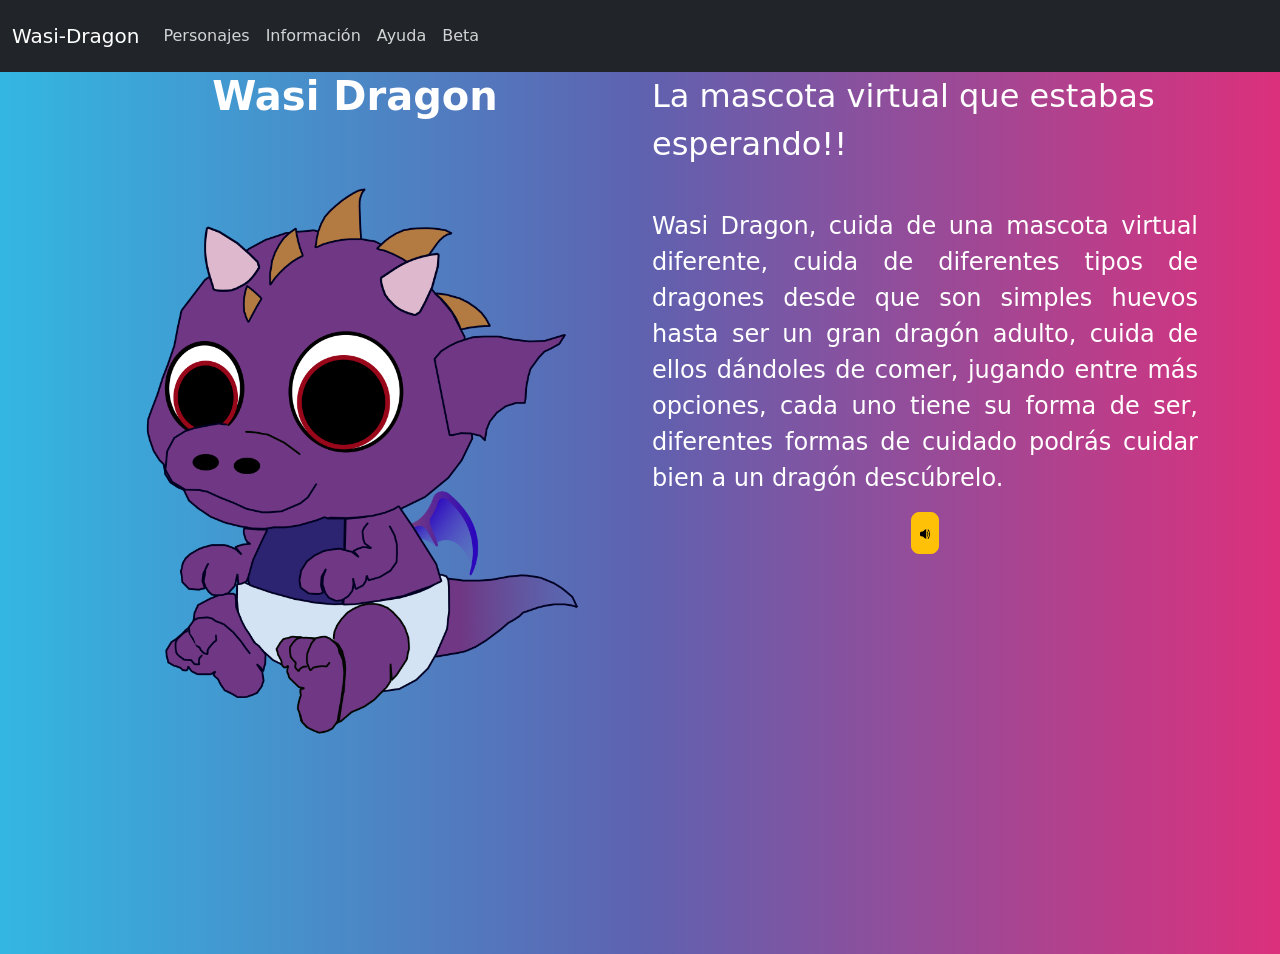
<file: index.html>
<!DOCTYPE html>
<html>
	<head>
		<meta charset="utf-8" />
		<title>Wasi - Dragon</title>
		<link href="./css/bootstrap.min.css" rel="stylesheet" />
		<link href="./css/sytles.css" rel="stylesheet" />
		<link rel="shortcut icon" href="./img/logoF.png" type="image/x-icon" />
	</head>

	<body>
		<div>
			<nav class="navbar navbar-expand-lg navbar-dark bg-dark">
				<div class="container-fluid">
					<a class="navbar-brand" href="#">Wasi-Dragon</a>
					<button
						class="navbar-toggler"
						type="button"
						data-bs-toggle="collapse"
						data-bs-target="#navbarColor02"
						aria-controls="navbarColor02"
						aria-expanded="false"
						aria-label="Toggle navigation"
					>
						<span class="navbar-toggler-icon"></span>
					</button>

					<div class="collapse navbar-collapse" id="navbarColor02">
						<ul class="navbar-nav me-auto">
							<li class="nav-item">
								<a class="nav-link" href="./pages/personajes.html"
									>Personajes</a
								>
							</li>
							<li class="nav-item">
								<a class="nav-link" href="./pages/informacion.html"
									>Información</a
								>
							</li>
							<li class="nav-item">
								<a class="nav-link" href="./pages/ayuda.html">Ayuda</a>
							</li>
							<li class="nav-item">
								<a class="nav-link" href="./pages/beta.html">Beta</a>
							</li>
						</ul>
					</div>
				</div>
			</nav>

			<div class="center">
				<div class="container text-center">
					<div class="row">
						<div class="col">
							<h1 class="fs-1">Wasi Dragon</h1>
							<img
								class="p-3 w-100"
								src="./img/dragon_baby.png"
								alt="Dragon de ejemplo"
							/>
						</div>
						<div class="col-lg-6">
							<p class="text-break fs-2 text-md-start">
								La mascota virtual que estabas esperando!!
							</p>
							<br />
							<!--	<p class="text-break fs-4 text-md-start" id="mainTxt"> -->
							<p class="text-justify" id="mainTxt">
								<font size="5"
									>Wasi Dragon, cuida de una mascota virtual diferente, cuida de
									diferentes tipos de dragones desde que son simples huevos
									hasta ser un gran dragón adulto, cuida de ellos dándoles de
									comer, jugando entre más opciones, cada uno tiene su forma de
									ser, diferentes formas de cuidado podrás cuidar bien a un
									dragón descúbrelo.</font
								>
							</p>
							<button id="mainBtn" class="btn btn-warning p-1">
								<img
									src="./img/speaker.png"
									width="10px"
									height="10px"
									alt="Voz de index"
								/>
							</button>
							<div
								class="mt-3 mb-1"
								style="position: sticky; width: 640px; height: 360px"
							>
								<iframe frameborder="0" allow="autoplay; fullscreen;"
								allowfullscreen
								style="position:absolute;top:0;left:0;width:100%;height:100%;"
								src=https://www.flexclip.com/embed/1617557cd5bc61a7b780c98e61a834b2e926706.html/>
							</div>
						</div>
					</div>
				</div>
			</div>
			<div class="footer"></div>
		</div>
		<script src="./js/main.js"></script>
	</body>
</html>
</file>
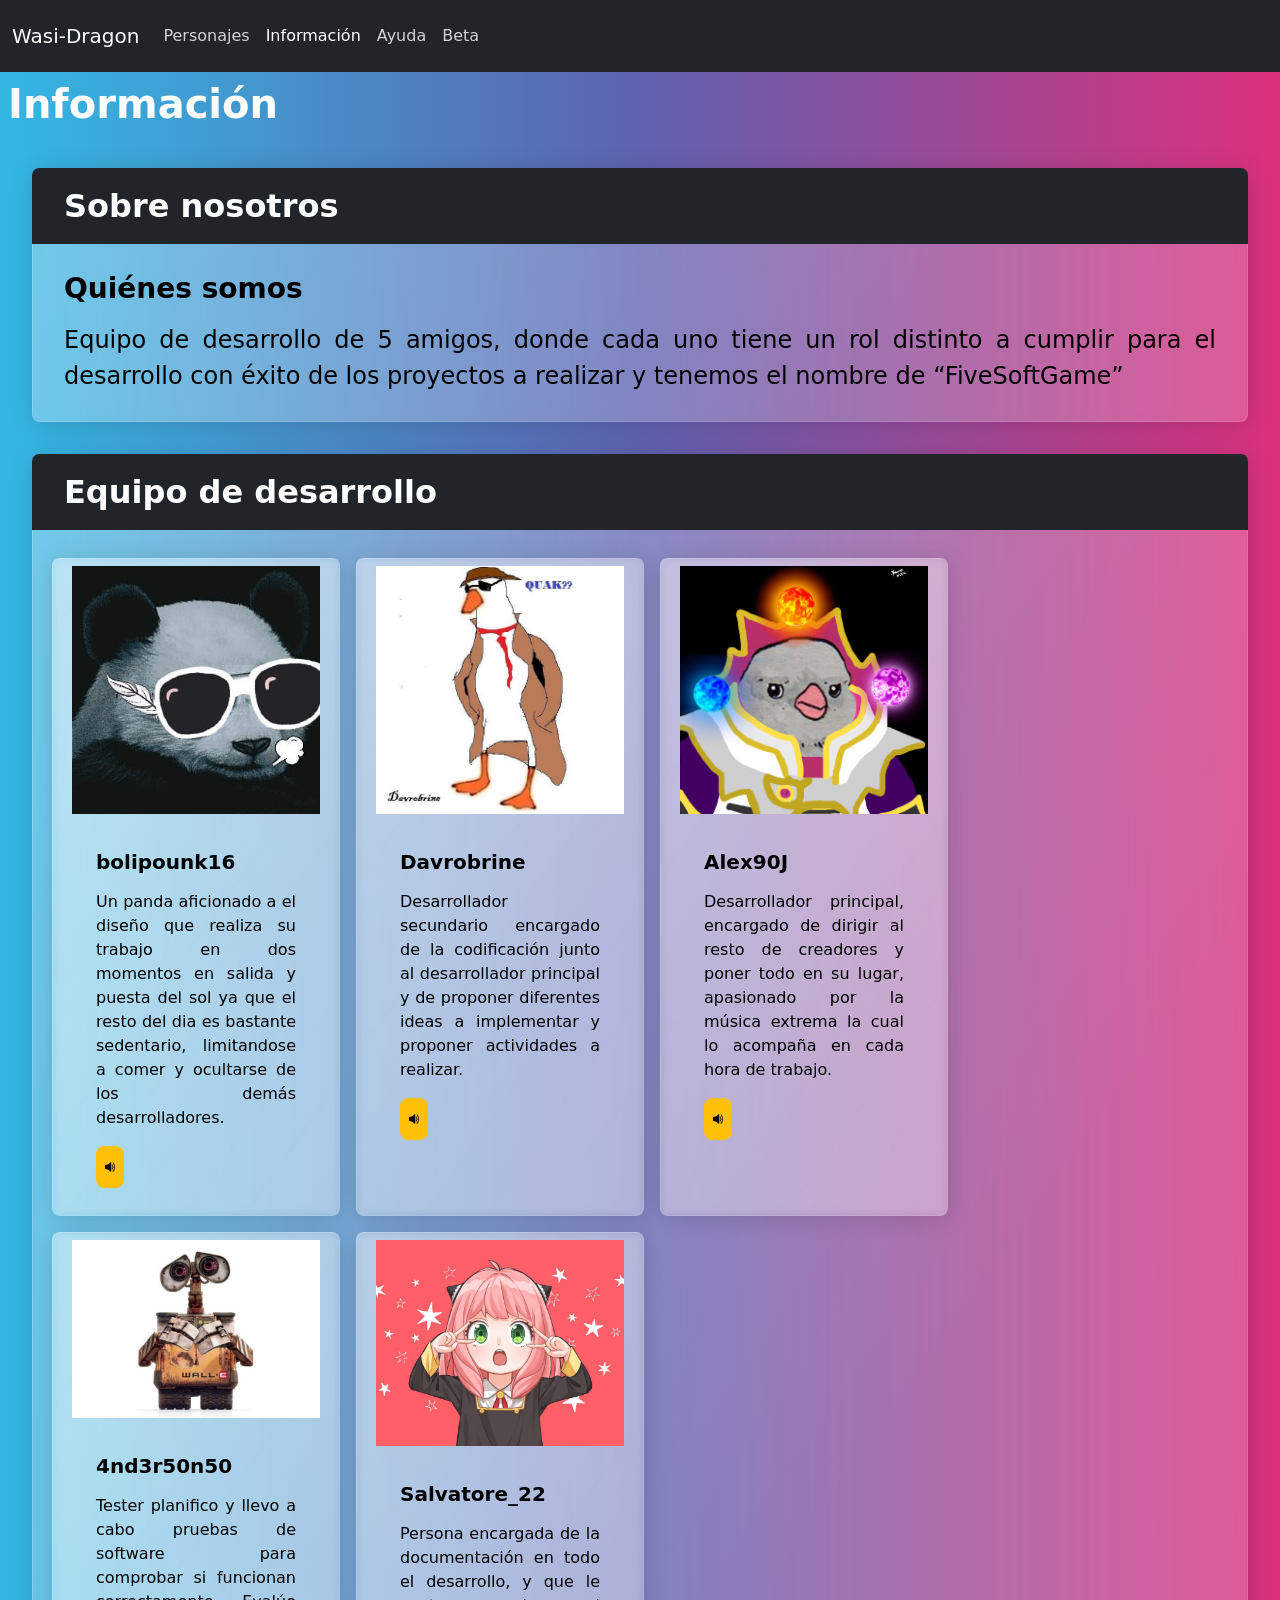
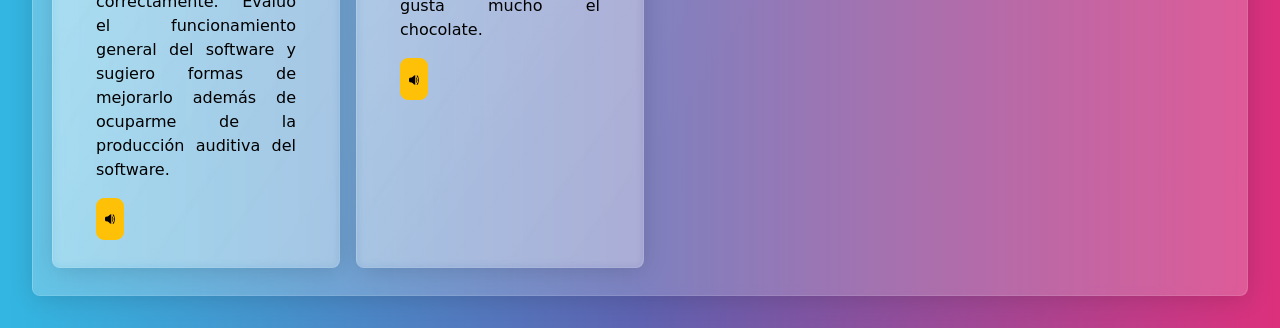
<file: pages/informacion.html>
<!DOCTYPE html>
<html>
	<head>
		<meta charset="utf-8" />
		<title>Wasi - Dragon</title>
		<link href="../css/bootstrap.min.css" rel="stylesheet" />
		<link href="../css/sytles.css" rel="stylesheet" />
		<link rel="shortcut icon" href="../img/logoF.png" type="image/x-icon" />
	</head>
	<body>
		<div>
			<nav class="navbar navbar-expand-lg navbar-dark bg-dark">
				<div class="container-fluid">
					<a class="navbar-brand" href="../index.html">Wasi-Dragon</a>
					<button
						class="navbar-toggler"
						type="button"
						data-bs-toggle="collapse"
						data-bs-target="#navbarColor02"
						aria-controls="navbarColor02"
						aria-expanded="false"
						aria-label="Toggle navigation"
					>
						<span class="navbar-toggler-icon"></span>
					</button>

					<div class="collapse navbar-collapse" id="navbarColor02">
						<ul class="navbar-nav me-auto">
							<li class="nav-item">
								<a class="nav-link" href="./personajes.html">Personajes</a>
							</li>
							<li class="nav-item">
								<a class="nav-link active" href="#">Información</a>
							</li>
							<li class="nav-item">
								<a class="nav-link" href="./ayuda.html">Ayuda</a>
							</li>
							<li class="nav-item">
								<a class="nav-link" href="./beta.html">Beta</a>
							</li>
						</ul>
					</div>
				</div>
			</nav>

			<div>
				<h1 class="fs-1 p-1">Información</h1>
				<div class="card border-dark m-3" style="width: auto">
					<div class="card-header fs-2">Sobre nosotros</div>
					<div class="card-body text-black">
						<h4 class="card-title fs-3">Quiénes somos</h4>
						<p class="card-text fs-4 text-justify">
							Equipo de desarrollo de 5 amigos, donde cada uno tiene un rol
							distinto a cumplir para el desarrollo con éxito de los proyectos a
							realizar y tenemos el nombre de “FiveSoftGame”
						</p>
					</div>
				</div>

				<div class="card border-dark m-3" style="width: auto">
					<div class="card-header fs-2">Equipo de desarrollo</div>
					<div class="card-body">
						<div class="row row-cols-auto gap-2">
							<div class="card col" style="width: 18rem">
								<img
									src="../img/avatar-panda.jpeg"
									class="card-img-top p-1"
									alt="Avatar bolipounk16"
								/>
								<div class="card-body text-black">
									<h5 class="card-title">bolipounk16</h5>
									<p id="bolipounk16Txt" class="card-text text-justify">
										Un panda aficionado a el diseño que realiza su trabajo en
										dos momentos en salida y puesta del sol ya que el resto del
										dia es bastante sedentario, limitandose a comer y ocultarse
										de los demás desarrolladores.
									</p>
									<button id="bolipounk16Btn" class="btn btn-warning p-1">
										<img
											src="../img/speaker.png"
											width="10px"
											height="10px"
											alt="Lectura avatar bolipounk16"
										/>
									</button>
								</div>
							</div>

							<div class="card col" style="width: 18rem">
								<img
									src="../img/avatar-quak.jpeg"
									class="card-img-top p-1"
									alt="Avatar Davrobrine"
								/>
								<div class="card-body text-black">
									<h5 class="card-title">Davrobrine</h5>
									<p id="DavrobrineTxt" class="card-text text-justify">
										Desarrollador secundario encargado de la codificación junto
										al desarrollador principal y de proponer diferentes ideas a
										implementar y proponer actividades a realizar.
									</p>
									<button id="DavrobrineBtn" class="btn btn-warning p-1">
										<img
											src="../img/speaker.png"
											width="10px"
											height="10px"
											alt="Lectura avatar Davrobrine"
										/>
									</button>
								</div>
							</div>

							<div class="card col" style="width: 18rem">
								<img
									src="../img/avatar-paloma.jpeg"
									class="card-img-top p-1"
									alt="Avatar Alex90J"
								/>
								<div class="card-body text-black">
									<h5 class="card-title">Alex90J</h5>
									<p id="Alex90JTxt" class="card-text text-justify">
										Desarrollador principal, encargado de dirigir al resto de
										creadores y poner todo en su lugar, apasionado por la música
										extrema la cual lo acompaña en cada hora de trabajo.
									</p>
									<button id="Alex90JBtn" class="btn btn-warning p-1">
										<img
											src="../img/speaker.png"
											width="10px"
											height="10px"
											alt="Lectura avatar Alex90J"
										/>
									</button>
								</div>
							</div>

							<div class="card col" style="width: 18rem">
								<img
									src="../img/avatar-anderson.jpeg"
									class="card-img-top p-1"
									alt="Avatar 4nd3r50n50"
								/>
								<div class="card-body text-black">
									<h5 class="card-title">4nd3r50n50</h5>
									<p id="4nd3r50n50Txt" class="card-text text-justify">
										Tester planifico y llevo a cabo pruebas de software para
										comprobar si funcionan correctamente. Evalúo el
										funcionamiento general del software y sugiero formas de
										mejorarlo además de ocuparme de la producción auditiva del
										software.
									</p>
									<button id="4nd3r50n50Btn" class="btn btn-warning p-1">
										<img
											src="../img/speaker.png"
											width="10px"
											height="10px"
											alt="Lectura avatar 4nd3r50n50"
										/>
									</button>
								</div>
							</div>

							<div class="card col" style="width: 18rem">
								<img
									src="../img/avatar-jessica.jpeg"
									class="card-img-top p-1"
									alt="Avatar Salvatore_22"
								/>
								<div class="card-body text-black">
									<h5 class="card-title">Salvatore_22</h5>
									<p id="Salvatore_22Txt" class="card-text text-justify">
										Persona encargada de la documentación en todo el desarrollo,
										y que le gusta mucho el chocolate.
									</p>
									<button id="Salvatore_22Btn" class="btn btn-warning p-1">
										<img
											src="../img/speaker.png"
											width="10px"
											height="10px"
											alt="Lectura avatar Salvatore_22"
										/>
									</button>
								</div>
							</div>
						</div>
					</div>
				</div>
			</div>
		</div>

		<script src="../js/informacion.js"></script>
	</body>
</html>
</file>
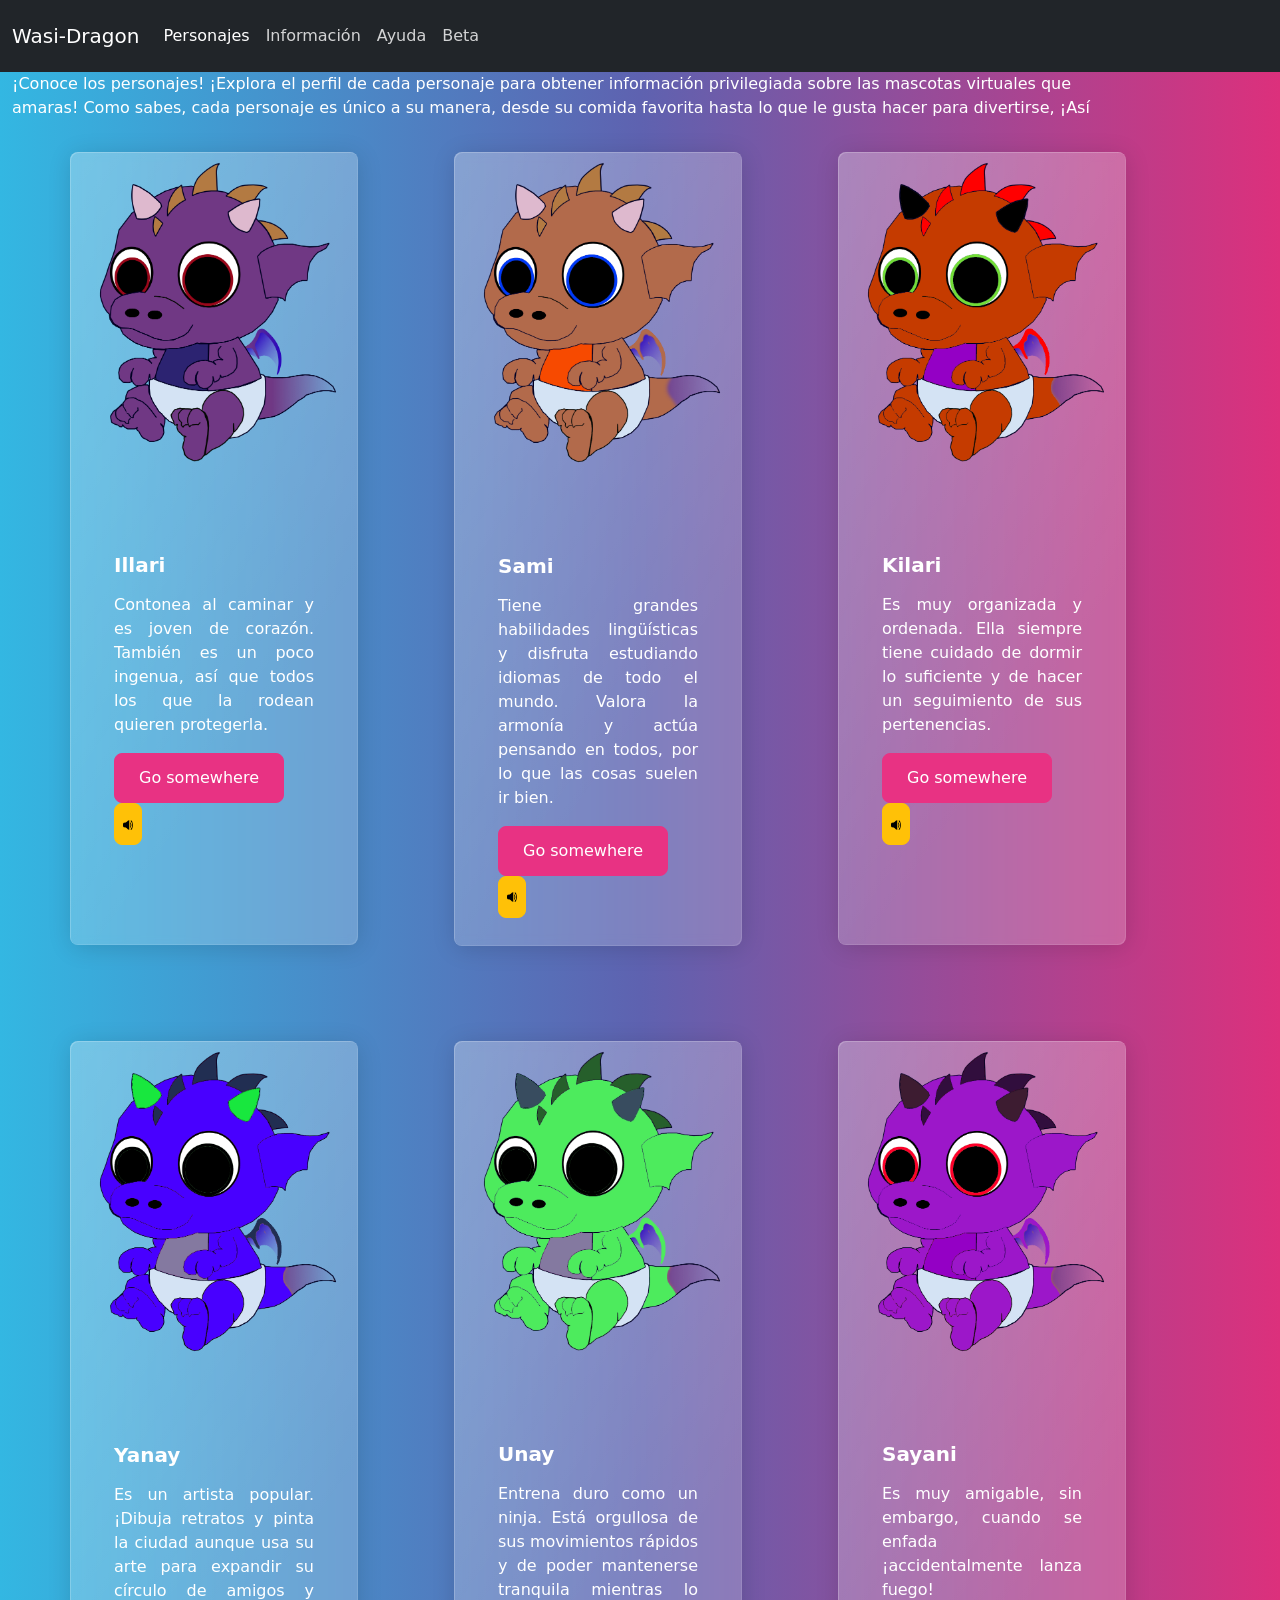
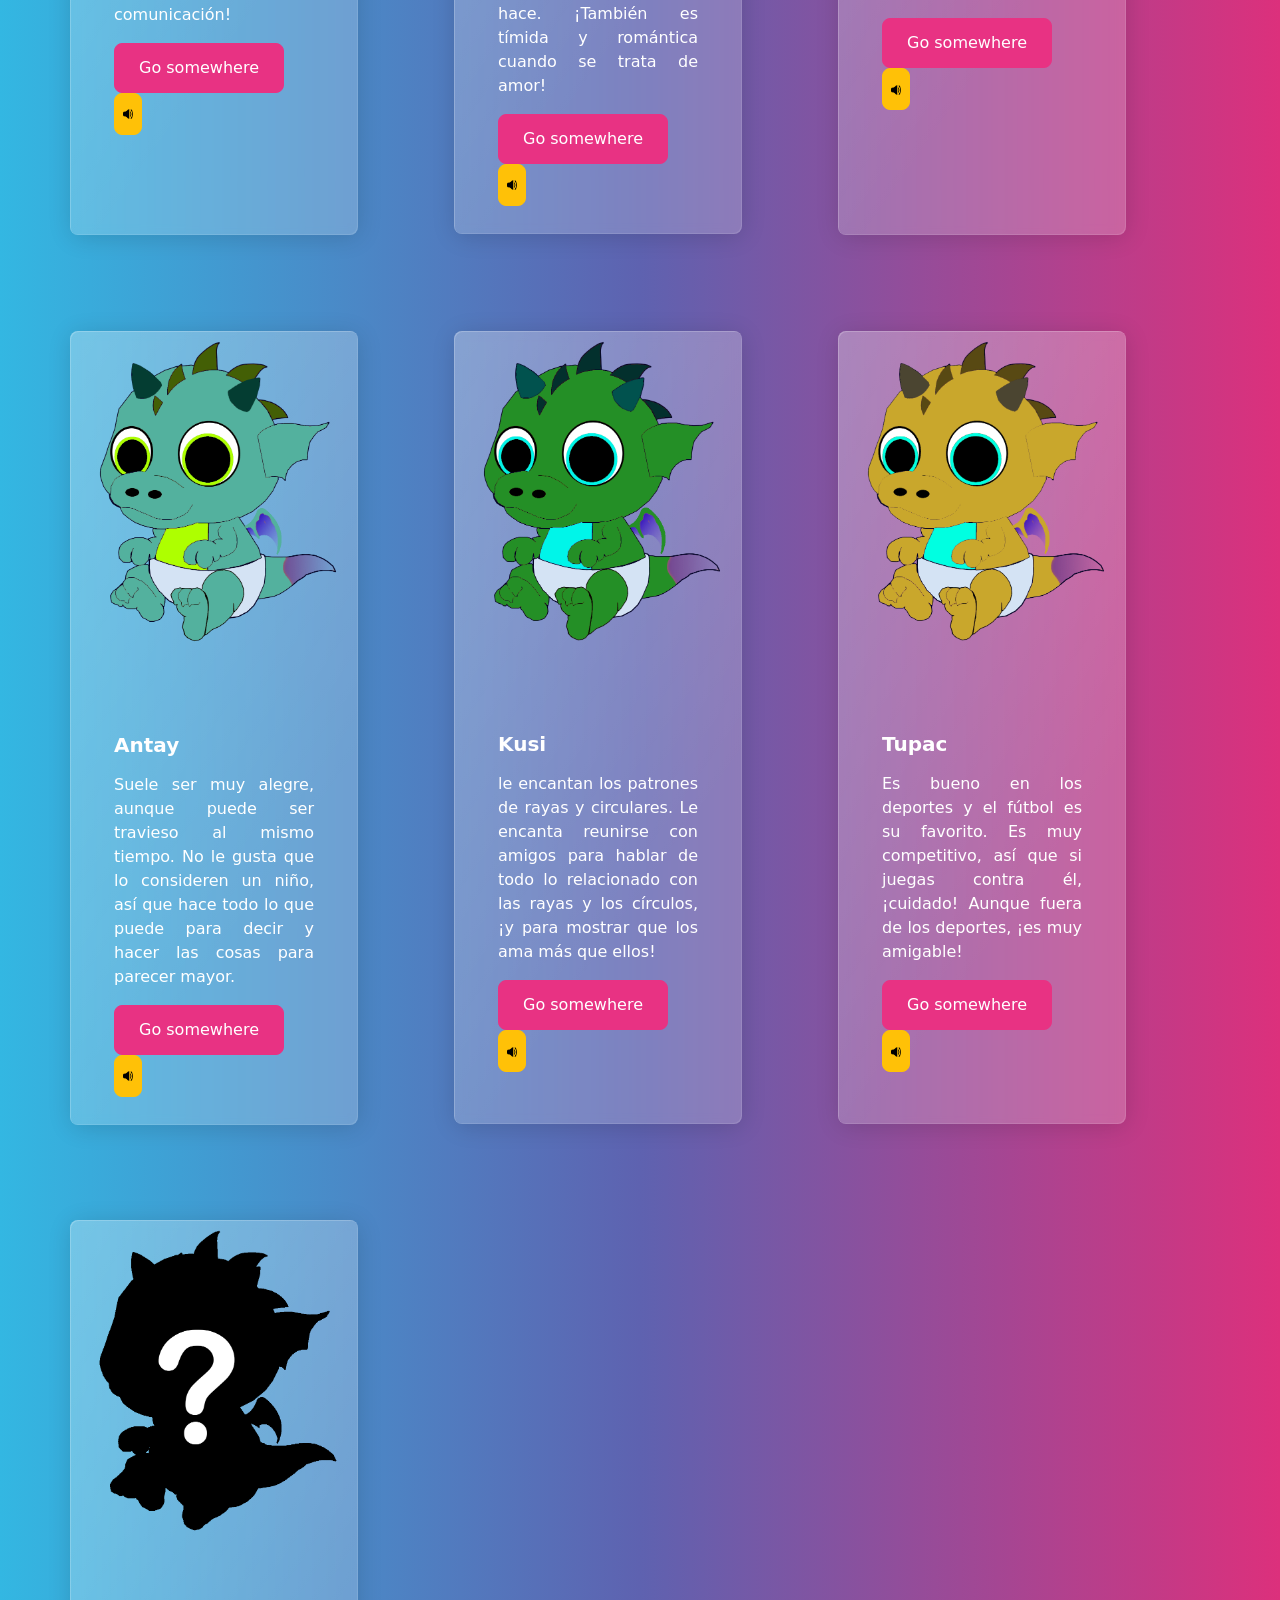
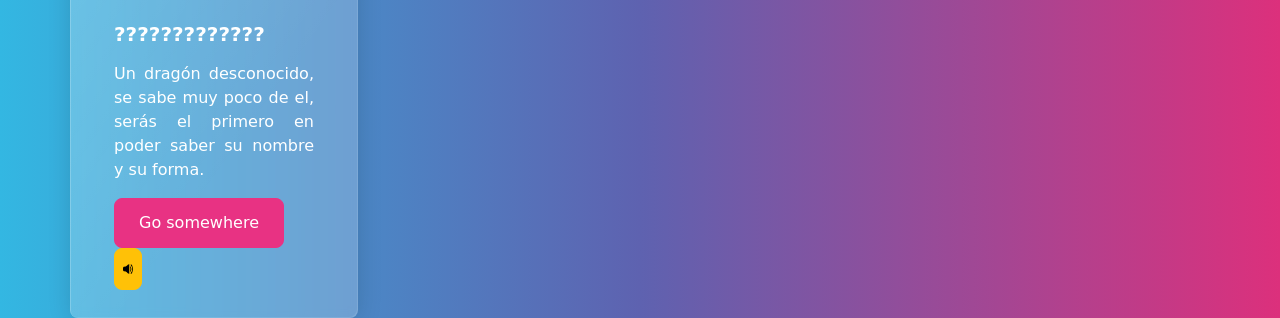
<file: pages/personajes.html>
<!DOCTYPE html>
<html>
	<head>
		<meta charset="utf-8" />
		<title>Wasi - Dragon</title>
		<link href="../css/bootstrap.min.css" rel="stylesheet" />
		<link href="../css/sytles.css" rel="stylesheet" />
		<link rel="shortcut icon" href="../img/logoF.png" type="image/x-icon" />
	</head>
	<body>
		<div>
			<nav class="navbar navbar-expand-lg navbar-dark bg-dark">
				<div class="container-fluid">
					<a class="navbar-brand" href="../index.html">Wasi-Dragon</a>
					<button
						class="navbar-toggler"
						type="button"
						data-bs-toggle="collapse"
						data-bs-target="#navbarColor02"
						aria-controls="navbarColor02"
						aria-expanded="false"
						aria-label="Toggle navigation"
					>
						<span class="navbar-toggler-icon"></span>
					</button>

					<div class="collapse navbar-collapse" id="navbarColor02">
						<ul class="navbar-nav me-auto">
							<li class="nav-item">
								<a class="nav-link active" href="#">Personajes</a>
							</li>
							<li class="nav-item">
								<a class="nav-link" href="./informacion.html">Información</a>
							</li>
							<li class="nav-item">
								<a class="nav-link" href="./ayuda.html">Ayuda</a>
							</li>
							<li class="nav-item">
								<a class="nav-link" href="./beta.html">Beta</a>
							</li>
						</ul>
					</div>
				</div>
			</nav>

			<div class="d-grid gap-2">
				<div class="container-lg me-0 ms-0">
					<p>
						¡Conoce los personajes! ¡Explora el perfil de cada personaje para
						obtener información privilegiada sobre las mascotas virtuales que
						amaras! Como sabes, cada personaje es único a su manera, desde su
						comida favorita hasta lo que le gusta hacer para divertirse, ¡Así
					</p>
				</div>

				<div class="container">
					<div class="row row-cols-auto gap-5">
						<div class="card col" style="width: 18rem">
							<img
								src="../img/dragon_baby.png"
								class="card-img-top"
								alt="Dragon bebe 1"
							/>
							<div class="card-body">
								<h5 class="card-title">Illari</h5>
								<p id="illariTxt" class="card-text text-justify">
									Contonea al caminar y es joven de corazón. También es un poco
									ingenua, así que todos los que la rodean quieren protegerla.
								</p>
								<a class="btn btn-primary">Go somewhere</a>
								<button id="illariBtn" class="btn btn-warning p-1">
									<img
										src="../img/speaker.png"
										width="10px"
										height="10px"
										alt="Voz dragon 1"
									/>
								</button>
							</div>
						</div>

						<div class="card col" style="width: 18rem">
							<img
								src="../img/dragon_baby1.png"
								class="card-img-top"
								alt="Dragon bebe 2"
							/>
							<div class="card-body">
								<h5 class="card-title">Sami</h5>
								<p id="samiTxt" class="card-text text-justify">
									Tiene grandes habilidades lingüísticas y disfruta estudiando
									idiomas de todo el mundo. Valora la armonía y actúa pensando
									en todos, por lo que las cosas suelen ir bien.
								</p>
								<a href="#" class="btn btn-primary">Go somewhere</a>
								<button id="samiBtn" class="btn btn-warning p-1">
									<img
										src="../img/speaker.png"
										width="10px"
										height="10px"
										alt="Voz dragon 2"
									/>
								</button>
							</div>
						</div>

						<div class="card col" style="width: 18rem">
							<img
								src="../img/dragon_baby2.png"
								class="card-img-top"
								alt="Dragon bebe 3"
							/>
							<div class="card-body">
								<h5 class="card-title" l>Kilari</h5>
								<p id="kilariTxt" class="card-text text-justify">
									Es muy organizada y ordenada. Ella siempre tiene cuidado de
									dormir lo suficiente y de hacer un seguimiento de sus
									pertenencias.
								</p>
								<a href="#" class="btn btn-primary">Go somewhere</a>
								<button id="kilariBtn" class="btn btn-warning p-1">
									<img
										src="../img/speaker.png"
										width="10px"
										height="10px"
										alt="Voz dragon 3"
									/>
								</button>
							</div>
						</div>

						<div class="card col" style="width: 18rem">
							<img
								src="../img/dragon_baby3.png"
								class="card-img-top"
								alt="Dragon bebe 4"
							/>
							<div class="card-body">
								<h5 class="card-title">Yanay</h5>
								<p id="yanayTxt" class="card-text text-justify">
									Es un artista popular. ¡Dibuja retratos y pinta la ciudad
									aunque usa su arte para expandir su círculo de amigos y
									comunicación!
								</p>
								<a href="#" class="btn btn-primary">Go somewhere</a>
								<button id="yanayBtn" class="btn btn-warning p-1">
									<img
										src="../img/speaker.png"
										width="10px"
										height="10px"
										alt="Voz dragon 4"
									/>
								</button>
							</div>
						</div>

						<div class="card col" style="width: 18rem">
							<img
								src="../img/dragon_baby4.png"
								class="card-img-top"
								alt="Dragon bebe 5"
							/>
							<div class="card-body">
								<h5 class="card-title">Unay</h5>
								<p id="unayTxt" class="card-text text-justify">
									Entrena duro como un ninja. Está orgullosa de sus movimientos
									rápidos y de poder mantenerse tranquila mientras lo hace.
									¡También es tímida y romántica cuando se trata de amor!
								</p>
								<a href="#" class="btn btn-primary">Go somewhere</a>
								<button id="unayBtn" class="btn btn-warning p-1">
									<img
										src="../img/speaker.png"
										width="10px"
										height="10px"
										alt="Voz dragon 5"
									/>
								</button>
							</div>
						</div>

						<div class="card col" style="width: 18rem">
							<img
								src="../img/dragon_baby5.png"
								class="card-img-top"
								alt="Dragon bebe 6"
							/>
							<div class="card-body">
								<h5 class="card-title">Sayani</h5>
								<p id="sayaniTxt" class="card-text text-justify">
									Es muy amigable, sin embargo, cuando se enfada
									¡accidentalmente lanza fuego!
								</p>
								<a href="#" class="btn btn-primary">Go somewhere</a>
								<button id="sayaniBtn" class="btn btn-warning p-1">
									<img
										src="../img/speaker.png"
										width="10px"
										height="10px"
										alt="Voz dragon 6"
									/>
								</button>
							</div>
						</div>

						<div class="card col" style="width: 18rem">
							<img
								src="../img/dragon_baby6.png"
								class="card-img-top"
								alt="Dragon bebe 7"
							/>
							<div class="card-body">
								<h5 class="card-title">Antay</h5>
								<p id="antayTxt" class="card-text text-justify">
									Suele ser muy alegre, aunque puede ser travieso al mismo
									tiempo. No le gusta que lo consideren un niño, así que hace
									todo lo que puede para decir y hacer las cosas para parecer
									mayor.
								</p>
								<a href="#" class="btn btn-primary">Go somewhere</a>
								<button id="antayBtn" class="btn btn-warning p-1">
									<img
										src="../img/speaker.png"
										width="10px"
										height="10px"
										alt="Voz dragon 7"
									/>
								</button>
							</div>
						</div>

						<div class="card col" style="width: 18rem">
							<img
								src="../img/dragon_baby7.png"
								class="card-img-top"
								alt="Dragon bebe 8"
							/>
							<div class="card-body">
								<h5 class="card-title">Kusi</h5>
								<p id="kusiTxt" class="card-text text-justify">
									le encantan los patrones de rayas y circulares. Le encanta
									reunirse con amigos para hablar de todo lo relacionado con las
									rayas y los círculos, ¡y para mostrar que los ama más que
									ellos!
								</p>
								<a href="#" class="btn btn-primary">Go somewhere</a>
								<button id="kusiBtn" class="btn btn-warning p-1">
									<img
										src="../img/speaker.png"
										width="10px"
										height="10px"
										alt="Voz dragon 8"
									/>
								</button>
							</div>
						</div>

						<div class="card col" style="width: 18rem">
							<img
								src="../img/dragon_baby8.png"
								class="card-img-top"
								alt="Dragon bebe 9"
							/>
							<div class="card-body">
								<h5 class="card-title">Tupac</h5>
								<p id="tupacTxt" class="card-text text-justify">
									Es bueno en los deportes y el fútbol es su favorito. Es muy
									competitivo, así que si juegas contra él, ¡cuidado! Aunque
									fuera de los deportes, ¡es muy amigable!
								</p>
								<a href="#" class="btn btn-primary">Go somewhere</a>
								<button id="tupacBtn" class="btn btn-warning p-1">
									<img
										src="../img/speaker.png"
										width="10px"
										height="10px"
										alt="Voz dragon 9"
									/>
								</button>
							</div>
						</div>

						<div class="card col" style="width: 18rem">
							<img
								src="../img/dragon_baby9.png"
								class="card-img-top"
								alt="Dragon bebe 10"
							/>
							<div class="card-body">
								<h5 class="card-title">?????????????</h5>
								<p id="descTxt" class="card-text text-justify">
									Un dragón desconocido, se sabe muy poco de el, serás el
									primero en poder saber su nombre y su forma.
								</p>
								<a href="#" class="btn btn-primary">Go somewhere</a>
								<button id="descBtn" class="btn btn-warning p-1">
									<img
										src="../img/speaker.png"
										width="10px"
										height="10px"
										alt="Voz dragon 10"
									/>
								</button>
							</div>
						</div>
						<!-- <div class="col"></div>
						<div class="col"></div> -->
					</div>
				</div>
			</div>
		</div>

		<script src="../js/personajes.js"></script>
	</body>
</html>
</file>
<file: css/sytles.css>
.text-justify {
	text-align: justify;
}
</file>
